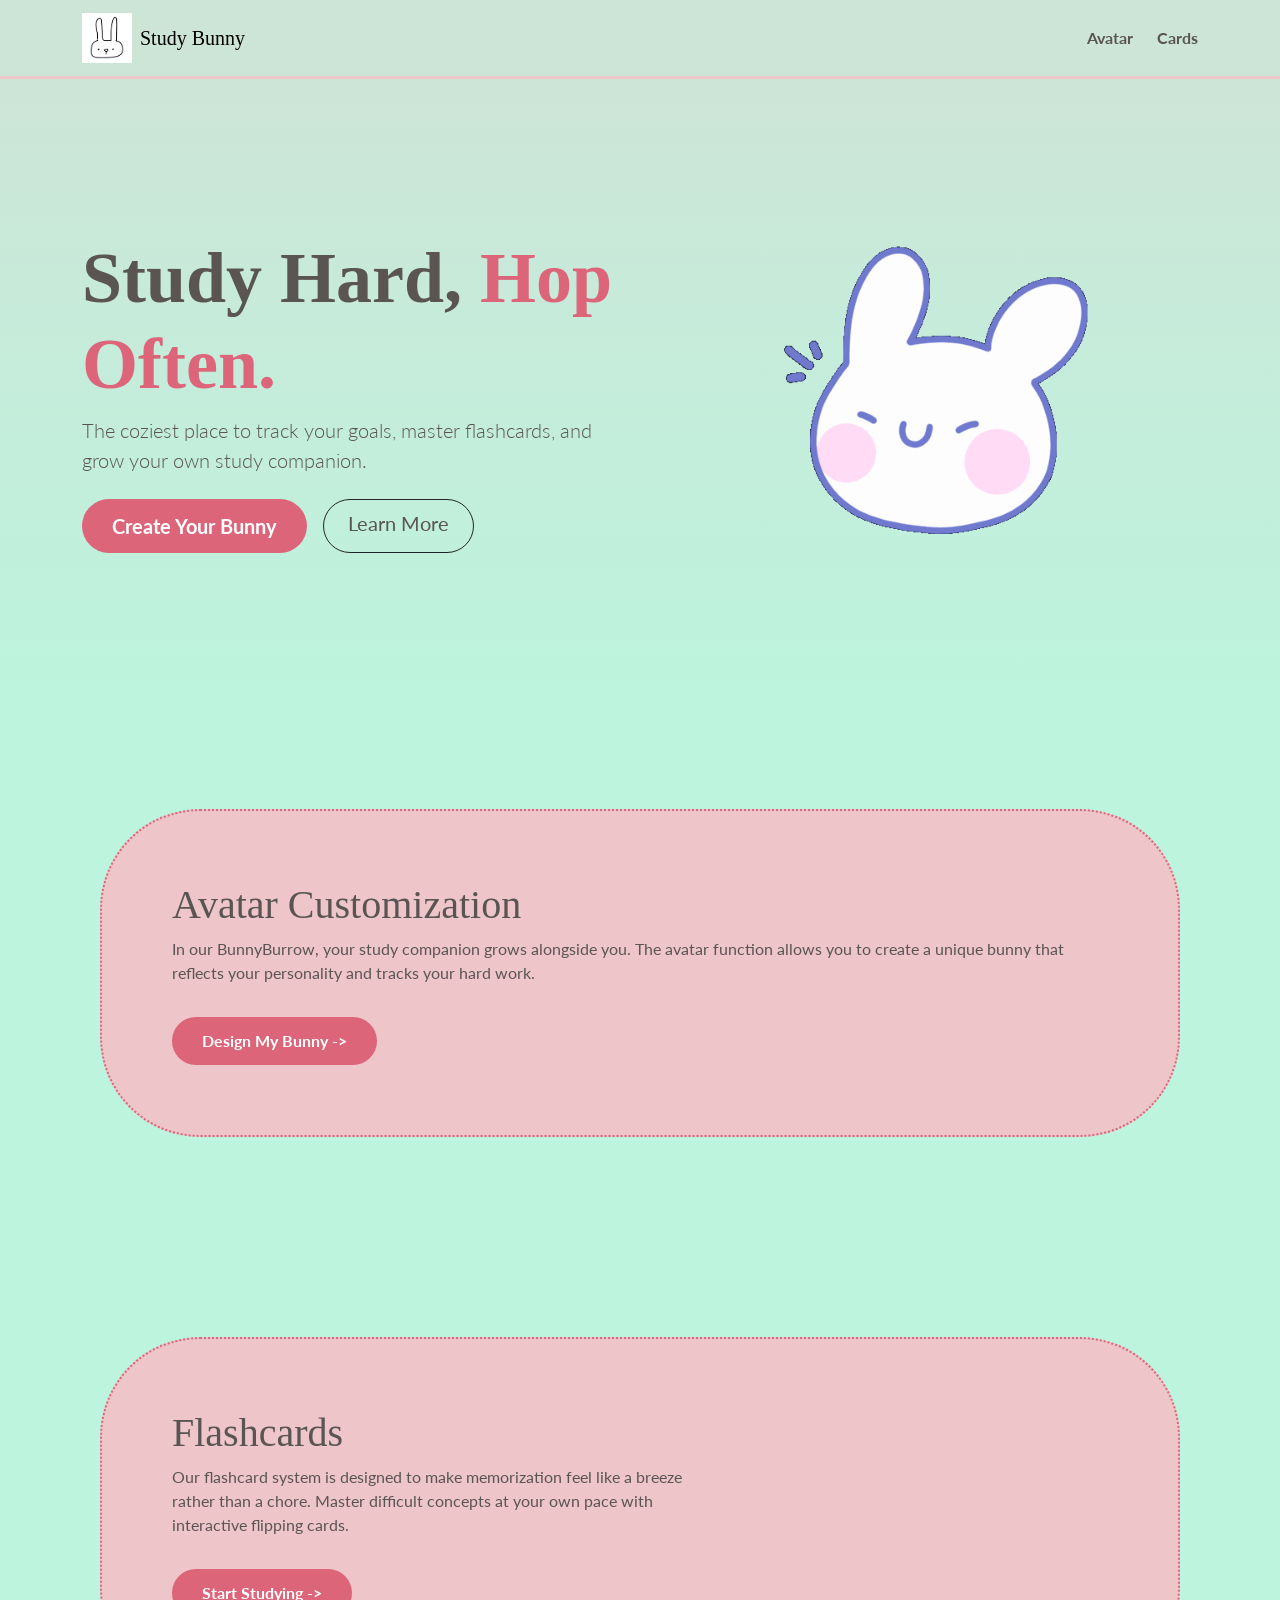
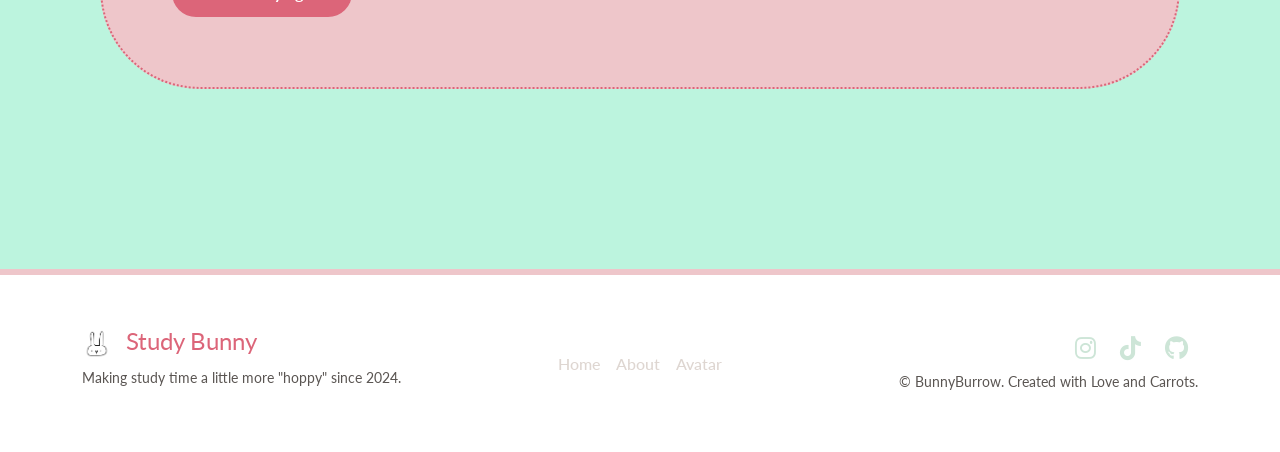
<file: index.html>
<!doctype html>
<html lang="en">
  <head>
    <meta charset="UTF-8" />
    <meta name="viewport" content="width=device-width, initial-scale=1.0" />
    <title>Bunny Study</title>
    <link
      href="https://cdn.jsdelivr.net/npm/bootstrap@5.3.0/dist/css/bootstrap.min.css"
      rel="stylesheet"
    />
    <link
      rel="stylesheet"
      href="https://cdnjs.cloudflare.com/ajax/libs/font-awesome/6.6.0/css/all.min.css"
    />
    <link rel="stylesheet" href="style.css" />
    <link rel="preconnect" href="https://fonts.googleapis.com" />
    <link rel="preconnect" href="https://fonts.gstatic.com" crossorigin />
    <link
      href="https://fonts.googleapis.com/css2?family=Chewy&family=Lato:ital,wght@0,100;0,300;0,400;0,700;0,900;1,100;1,300;1,400;1,700;1,900&display=swap"
      rel="stylesheet"
    />
    <link rel="shortcut icon" href="images/icon.png" type="image/x-icon" />
  </head>
  <body>
    <nav class="navbar custom-nav sticky-top">
      <div class="container">
        <a class="navbar-brand d-flex align-items-center" href="index.html">
          <img
            src="images/icon.png"
            alt="Logo"
            width="50"
            height="auto"
            class="d-inline-block align-text-top me-2"
          />
          <span class="brand-font">Study Bunny</span>
        </a>

        <div class="d-flex align-items-center gap-2 gap-md-4">
          <a
            href="avatar.html"
            class="nav-link fw-bold protected-link"
            data-target="avatar.html"
            >Avatar</a
          >
          <a
            href="flashcards.html"
            class="nav-link fw-bold protected-link"
            data-target="flashcards.html"
            >Cards</a
          >
        </div>
      </div>
    </nav>

    <header class="hero-section d-flex align-items-center">
      <div class="container">
        <div class="row align-items-center">
          <div class="col-lg-6 text-center text-lg-start">
            <h1 class="display-2 fw-bold">
              Study Hard, <span class="text-pink">Hop Often.</span>
            </h1>
            <p class="lead mb-4">
              The coziest place to track your goals, master flashcards, and grow
              your own study companion.
            </p>
            <div
              class="d-grid gap-3 d-sm-flex justify-content-sm-center justify-content-lg-start"
            >
              <a
                href="avatar.html"
                class="btn btn-bunny btn-lg protected-link"
                data-target="avatar.html"
                >Create Your Bunny</a
              >
              <a
                href="#about2"
                class="btn btn-outline-dark btn-lg px-4 rounded-pill"
                >Learn More</a
              >
            </div>
          </div>
          <div class="col-lg-6 text-center mt-5 mt-lg-0">
            <img
              src="images/gif1.gif"
              alt="Cute Bunny Studying"
              class="img-fluid rounded-5"
              style="max-height: 400px"
            />
          </div>
        </div>
      </div>
    </header>

    <section id="about2">
      <div class="container-inner">
        <h1>Avatar Customization</h1>
        <p>
          In our BunnyBurrow, your study companion grows alongside you. The
          avatar function allows you to create a unique bunny that reflects your
          personality and tracks your hard work.
        </p>
        <a
          href="avatar.html"
          class="btn btn-bunny mt-3 protected-link"
          data-target="avatar.html"
          >Design My Bunny -></a
        >
      </div>
    </section>

    <section id="about3">
      <div class="container-inner">
        <div class="row align-items-center">
          <div class="col-md-7">
            <h1>Flashcards</h1>
            <p>
              Our flashcard system is designed to make memorization feel like a
              breeze rather than a chore. Master difficult concepts at your own
              pace with interactive flipping cards.
            </p>
            <a
              href="flashcards.html"
              class="btn btn-bunny mt-3 protected-link"
              data-target="flashcards.html"
              >Start Studying -></a
            >
          </div>
          <div class="col-md-5 text-center"></div>
        </div>
      </div>
    </section>

    <button
      type="button"
      class="btn btn-bunny btn-lg rounded-circle shadow"
      id="btn-back-to-top"
    >
      <i class="fas fa-arrow-up"></i>
    </button>
    <footer class="custom-footer">
      <div class="container">
        <div class="row align-items-center">
          <div class="col-md-4 text-center text-md-start mb-4 mb-md-0">
            <a href="index.html" class="footer-logo">
              <img src="images/icon.png" alt="Logo" width="30" class="me-2" />
              Study Bunny
            </a>
            <p class="small mt-2">
              Making study time a little more "hoppy" since 2024.
            </p>
          </div>

          <div class="col-md-4 text-center mb-4 mb-md-0">
            <div class="d-flex justify-content-center gap-3">
              <a href="index.html" class="footer-link">Home</a>
              <a href="about.html" class="footer-link">About</a>
              <a href="avatar.html" class="footer-link">Avatar</a>
            </div>
          </div>

          <div class="col-md-4 text-center text-md-end">
            <div class="social-icons mb-2">
              <a href="#"><i class="fab fa-instagram"></i></a>
              <a href="#"><i class="fab fa-tiktok"></i></a>
              <a href="#"><i class="fab fa-github"></i></a>
            </div>
            <p class="small mb-0">
              &copy; <span id="year"></span> BunnyBurrow. Created with Love and
              Carrots.
            </p>
          </div>
        </div>
      </div>
    </footer>
    <script src="script.js"></script>
  </body>
</html>
</file>
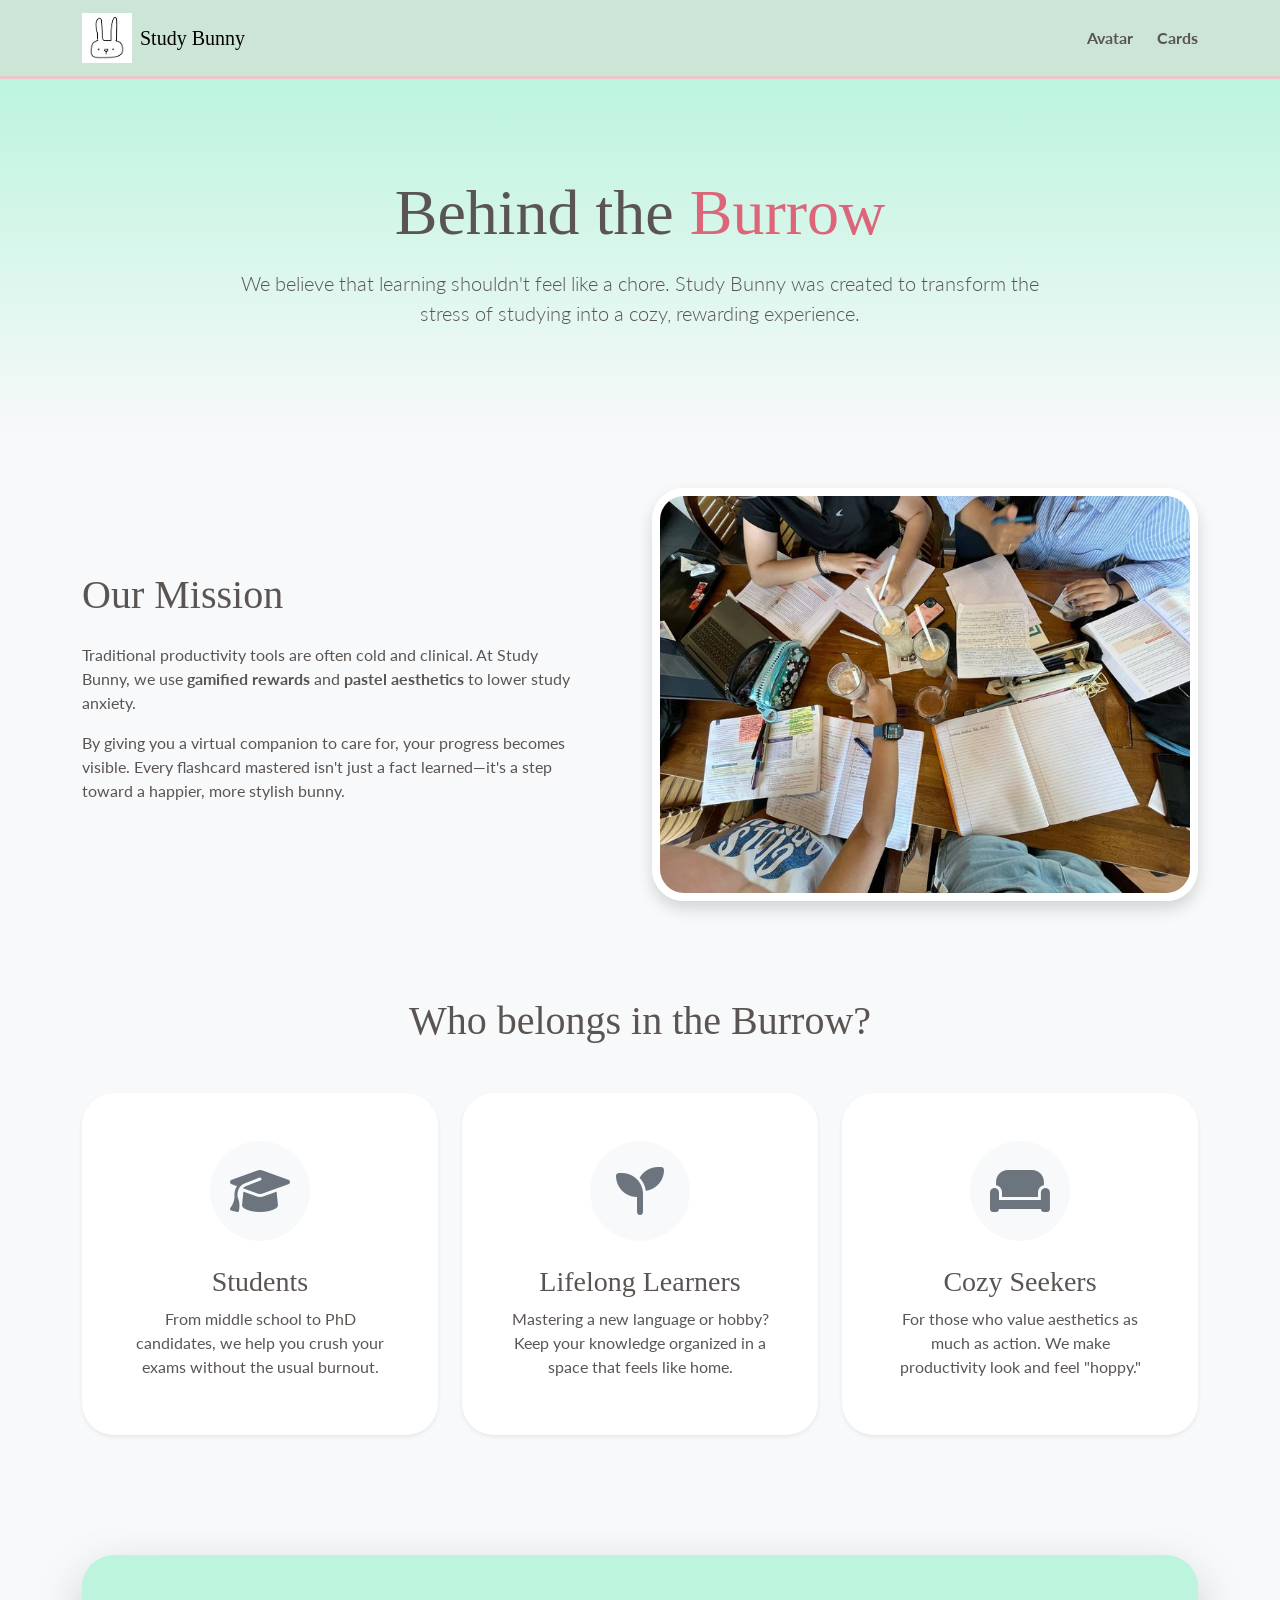
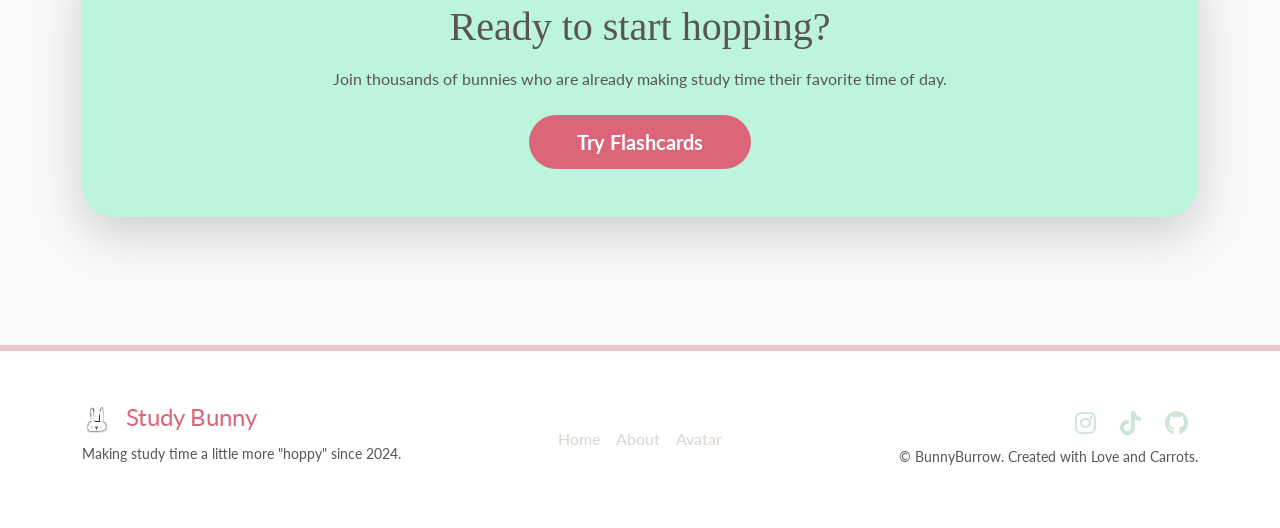
<file: about.html>
<!doctype html>
<html lang="en">
  <head>
    <meta charset="UTF-8" />
    <meta name="viewport" content="width=device-width, initial-scale=1.0" />
    <title>About Us</title>
    <link rel="shortcut icon" href="images/icon.png" type="image/x-icon" />
    <link
      href="https://cdn.jsdelivr.net/npm/bootstrap@5.3.0/dist/css/bootstrap.min.css"
      rel="stylesheet"
    />
    <link
      rel="stylesheet"
      href="https://cdnjs.cloudflare.com/ajax/libs/font-awesome/6.6.0/css/all.min.css"
    />
    <link
      href="https://fonts.googleapis.com/css2?family=Chewy&family=Lato:wght@400;700&display=swap"
      rel="stylesheet"
    />
    <link rel="stylesheet" href="style.css" />
  </head>
  <body class="bg-light">
    <nav class="navbar custom-nav sticky-top">
      <div class="container">
        <a class="navbar-brand d-flex align-items-center" href="index.html">
          <img
            src="images/icon.png"
            alt="Logo"
            width="50"
            height="auto"
            class="d-inline-block align-text-top me-2"
          />
          <span class="brand-font">Study Bunny</span>
        </a>

        <div class="d-flex align-items-center gap-2 gap-md-4">
          <a
            href="avatar.html"
            class="nav-link fw-bold protected-link"
            data-target="avatar.html"
            >Avatar</a
          >
          <a
            href="flashcards.html"
            class="nav-link fw-bold protected-link"
            data-target="flashcards.html"
            >Cards</a
          >
        </div>
      </div>
    </nav>
    <header class="about-hero py-5 text-center">
      <div class="container py-5">
        <h1 class="display-3 brand-font mb-3">
          Behind the <span class="text-pink">Burrow</span>
        </h1>
        <p class="lead mx-auto" style="max-width: 800px">
          We believe that learning shouldn't feel like a chore. Study Bunny was
          created to transform the stress of studying into a cozy, rewarding
          experience.
        </p>
      </div>
    </header>

    <main class="container py-5">
      <div class="row align-items-center mb-5 pb-5">
        <div class="col-lg-6 mb-4 mb-lg-0">
          <div class="pe-lg-5">
            <h2 class="brand-font h1 mb-4">Our Mission</h2>
            <p>
              Traditional productivity tools are often cold and clinical. At
              Study Bunny, we use <strong>gamified rewards</strong> and
              <strong>pastel aesthetics</strong> to lower study anxiety.
            </p>
            <p>
              By giving you a virtual companion to care for, your progress
              becomes visible. Every flashcard mastered isn't just a fact
              learned—it's a step toward a happier, more stylish bunny.
            </p>
          </div>
        </div>
        <div class="col-lg-6">
          <img
            src="images/study group.jpg"
            alt="Study Bunny Mission"
            class="img-fluid rounded-5 shadow border-white"
            style="border: 8px solid white"
          />
        </div>
      </div>

      <div class="row text-center mt-5">
        <h2 class="brand-font h1 mb-5">Who belongs in the Burrow?</h2>

        <div class="col-md-4 mb-4">
          <div
            class="about-card p-5 rounded-5 shadow-sm h-100 bg-white border-0"
          >
            <div class="icon-circle mb-4">
              <i class="fas fa-graduation-cap fa-3x text-secondary"></i>
            </div>
            <h3 class="brand-font">Students</h3>
            <p class="mb-0">
              From middle school to PhD candidates, we help you crush your exams
              without the usual burnout.
            </p>
          </div>
        </div>

        <div class="col-md-4 mb-4">
          <div
            class="about-card p-5 rounded-5 shadow-sm h-100 bg-white border-0"
          >
            <div class="icon-circle mb-4">
              <i class="fas fa-seedling fa-3x text-secondary"></i>
            </div>
            <h3 class="brand-font">Lifelong Learners</h3>
            <p class="mb-0">
              Mastering a new language or hobby? Keep your knowledge organized
              in a space that feels like home.
            </p>
          </div>
        </div>

        <div class="col-md-4 mb-4">
          <div
            class="about-card p-5 rounded-5 shadow-sm h-100 bg-white border-0"
          >
            <div class="icon-circle mb-4">
              <i class="fas fa-couch fa-3x text-secondary"></i>
            </div>
            <h3 class="brand-font">Cozy Seekers</h3>
            <p class="mb-0">
              For those who value aesthetics as much as action. We make
              productivity look and feel "hoppy."
            </p>
          </div>
        </div>
      </div>
    </main>

    <section class="container text-center py-5">
      <div
        class="p-5 rounded-5 shadow-lg"
        style="background-color: var(--mint)"
      >
        <h2 class="brand-font h1 mb-3">Ready to start hopping?</h2>
        <p class="mb-4">
          Join thousands of bunnies who are already making study time their
          favorite time of day.
        </p>
        <a href="flashcards.html" class="btn btn-bunny btn-lg px-5 rounded-pill"
          >Try Flashcards</a
        >
      </div>
    </section>
    <footer class="custom-footer">
      <div class="container">
        <div class="row align-items-center">
          <div class="col-md-4 text-center text-md-start mb-4 mb-md-0">
            <a href="index.html" class="footer-logo">
              <img src="images/icon.png" alt="Logo" width="30" class="me-2" />
              Study Bunny
            </a>
            <p class="small mt-2">
              Making study time a little more "hoppy" since 2024.
            </p>
          </div>

          <div class="col-md-4 text-center mb-4 mb-md-0">
            <div class="d-flex justify-content-center gap-3">
              <a href="index.html" class="footer-link">Home</a>
              <a href="about.html" class="footer-link">About</a>
              <a href="avatar.html" class="footer-link">Avatar</a>
            </div>
          </div>

          <div class="col-md-4 text-center text-md-end">
            <div class="social-icons mb-2">
              <a href="#"><i class="fab fa-instagram"></i></a>
              <a href="#"><i class="fab fa-tiktok"></i></a>
              <a href="#"><i class="fab fa-github"></i></a>
            </div>
            <p class="small mb-0">
              &copy; <span id="year"></span> BunnyBurrow. Created with Love and
              Carrots.
            </p>
          </div>
        </div>
      </div>
    </footer>
  </body>
</html>
</file>
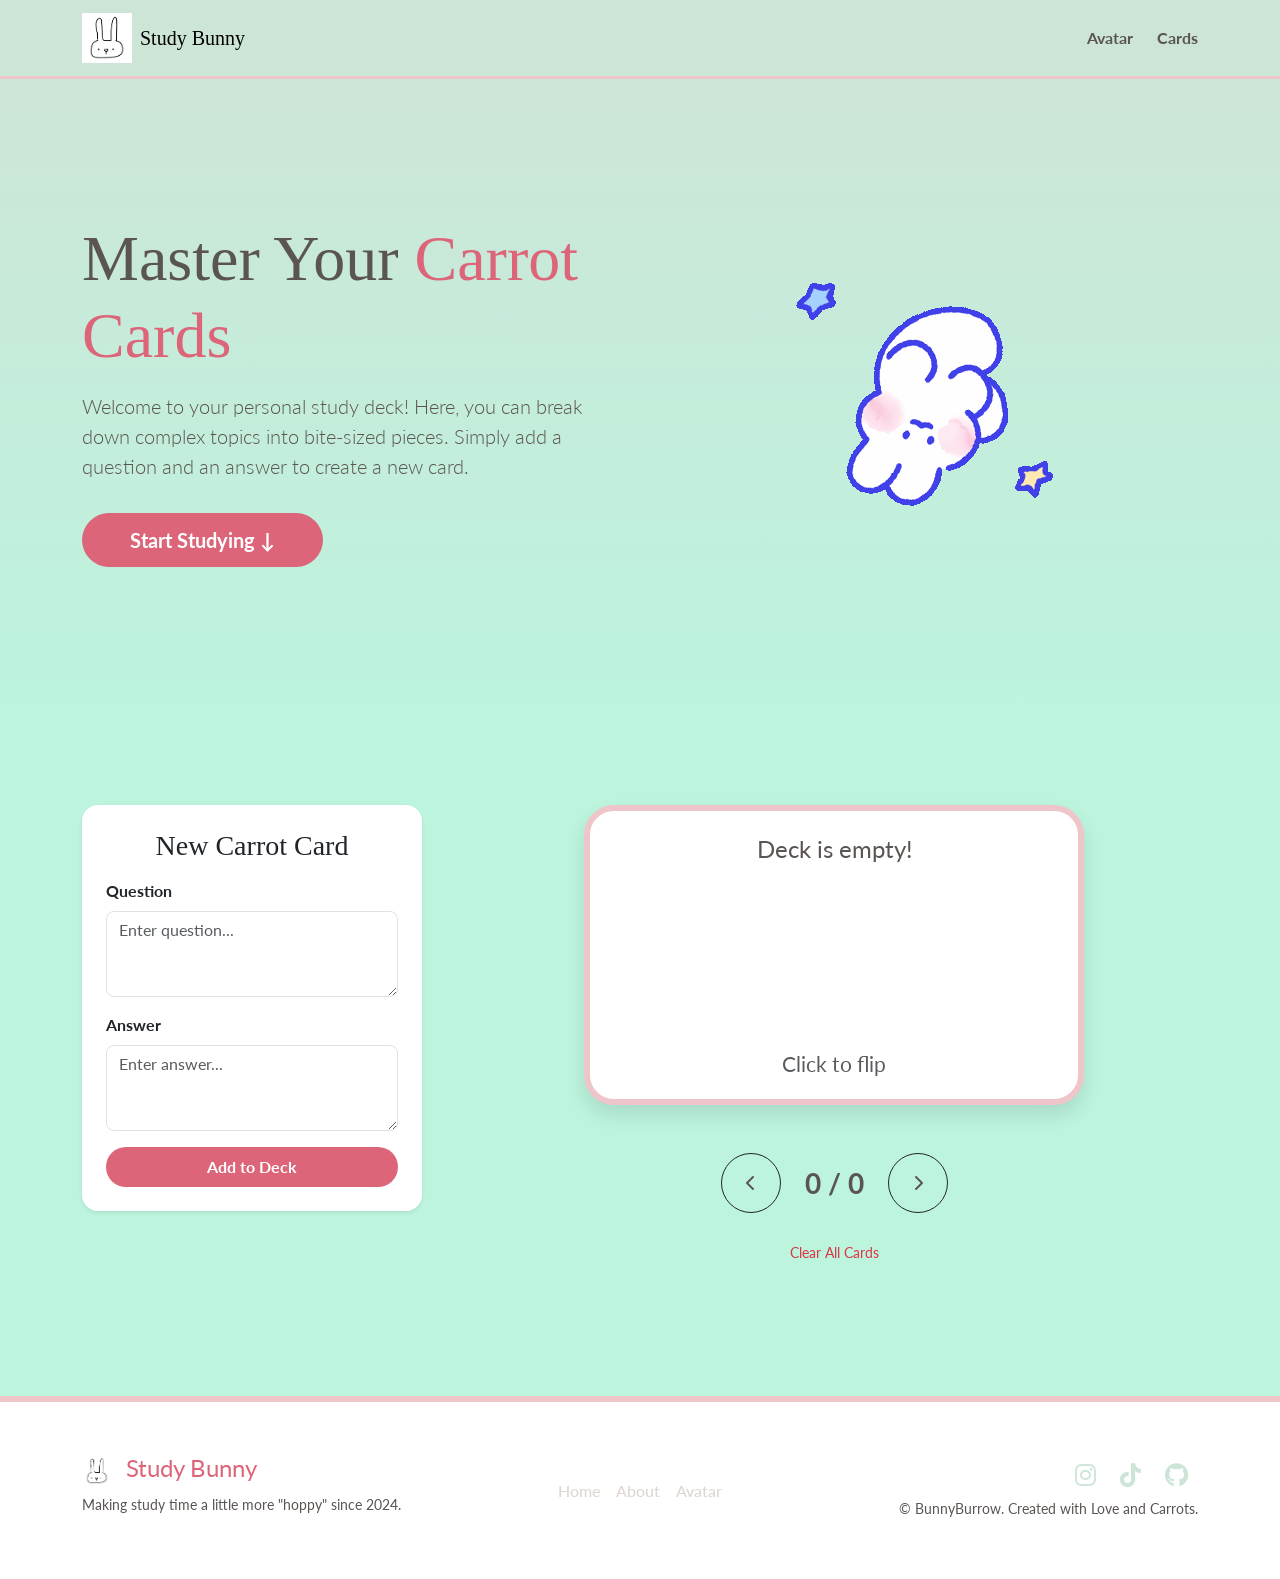
<file: flashcards.html>
<!doctype html>
<html lang="en">
  <head>
    <meta charset="UTF-8" />
    <meta name="viewport" content="width=device-width, initial-scale=1.0" />
    <title>Flashcards</title>
    <link
      href="https://cdn.jsdelivr.net/npm/bootstrap@5.3.0/dist/css/bootstrap.min.css"
      rel="stylesheet"
    />
    <link
      rel="stylesheet"
      href="https://cdnjs.cloudflare.com/ajax/libs/font-awesome/6.6.0/css/all.min.css"
    />
    <link
      href="https://fonts.googleapis.com/css2?family=Chewy&family=Lato:wght@400;700&display=swap"
      rel="stylesheet"
    />
    <link rel="shortcut icon" href="images/icon.png" type="image/x-icon" />
    <link rel="stylesheet" href="style.css" />
  </head>
  <body class="flashcard-body">
    <nav class="navbar custom-nav sticky-top">
      <div class="container">
        <a class="navbar-brand d-flex align-items-center" href="index.html">
          <img
            src="images/icon.png"
            alt="Logo"
            width="50"
            height="auto"
            class="d-inline-block align-text-top me-2"
          />
          <span class="brand-font">Study Bunny</span>
        </a>

        <div class="d-flex align-items-center gap-2 gap-md-4">
          <a
            href="avatar.html"
            class="nav-link fw-bold protected-link"
            data-target="avatar.html"
            >Avatar</a
          >
          <a
            href="flashcards.html"
            class="nav-link fw-bold protected-link"
            data-target="flashcards.html"
            >Cards</a
          >
        </div>
      </div>
    </nav>

    <header class="hero-section d-flex align-items-center py-5">
      <div class="container-lg">
        <div class="row align-items-center">
          <div class="col-lg-6 text-center text-lg-start pe-lg-5">
            <h1 class="display-3 brand-font">
              Master Your <span class="text-pink">Carrot Cards</span>
            </h1>
            <p class="lead mt-3">
              Welcome to your personal study deck! Here, you can break down
              complex topics into bite-sized pieces. Simply add a question and
              an answer to create a new card.
            </p>
            <a
              href="#study-zone"
              class="btn btn-bunny btn-lg mt-3 rounded-pill px-5"
              >Start Studying ↓</a
            >
          </div>
          <div class="col-lg-6 text-center mt-5 mt-lg-0">
            <img
              src="images/gif2.gif"
              alt="Bunny Studying GIF"
              class="img-fluid rounded-5"
              style="max-height: 350px"
            />
          </div>
        </div>
      </div>
    </header>

    <div class="container-lg mt-5 py-5" id="study-zone">
      <div class="row gx-5">
        <div class="col-md-5 col-lg-4 mb-4">
          <div
            class="card p-4 shadow-sm border-0 rounded-4 sticky-md-top"
            style="top: 100px"
          >
            <h3 class="brand-font text-center mb-3">New Carrot Card</h3>
            <div class="mb-3">
              <label class="form-label fw-bold">Question</label>
              <textarea
                id="question"
                class="form-control rounded-3"
                rows="3"
                placeholder="Enter question..."
              ></textarea>
            </div>
            <div class="mb-3">
              <label class="form-label fw-bold">Answer</label>
              <textarea
                id="answer"
                class="form-control rounded-3"
                rows="3"
                placeholder="Enter answer..."
              ></textarea>
            </div>
            <button id="add-card-btn" class="btn btn-bunny w-100 py-2 fw-bold">
              Add to Deck
            </button>
          </div>
        </div>

        <div class="col-md-7 col-lg-8">
          <div
            id="card-container"
            class="d-flex flex-column align-items-center"
          >
            <div class="flashcard" id="flashcard">
              <div class="flashcard-inner">
                <div class="flashcard-front">
                  <p id="display-q">Your deck is empty! Add a card to start.</p>
                  <small class="text-muted mt-auto">Click to flip</small>
                </div>
                <div class="flashcard-back">
                  <p id="display-a">Click "Add to Deck" on the left!</p>
                  <small class="text-white mt-auto">Click to flip back</small>
                </div>
              </div>
            </div>

            <div class="mt-5 d-flex gap-4">
              <button
                class="btn btn-outline-dark rounded-circle p-3"
                id="prev-btn"
                style="width: 60px; height: 60px"
              >
                <i class="fas fa-chevron-left"></i>
              </button>
              <span id="card-count" class="align-self-center fw-bold fs-3"
                >0 / 0</span
              >
              <button
                class="btn btn-outline-dark rounded-circle p-3"
                id="next-btn"
                style="width: 60px; height: 60px"
              >
                <i class="fas fa-chevron-right"></i>
              </button>
            </div>
            <button
              class="btn btn-sm btn-link text-danger mt-4 text-decoration-none"
              id="clear-btn"
            >
              Clear All Cards
            </button>
          </div>
        </div>
      </div>
    </div>
    <footer class="custom-footer">
      <div class="container">
        <div class="row align-items-center">
          <div class="col-md-4 text-center text-md-start mb-4 mb-md-0">
            <a href="index.html" class="footer-logo">
              <img src="images/icon.png" alt="Logo" width="30" class="me-2" />
              Study Bunny
            </a>
            <p class="small mt-2">
              Making study time a little more "hoppy" since 2024.
            </p>
          </div>

          <div class="col-md-4 text-center mb-4 mb-md-0">
            <div class="d-flex justify-content-center gap-3">
              <a href="index.html" class="footer-link">Home</a>
              <a href="about.html" class="footer-link">About</a>
              <a href="avatar.html" class="footer-link">Avatar</a>
            </div>
          </div>

          <div class="col-md-4 text-center text-md-end">
            <div class="social-icons mb-2">
              <a href="#"><i class="fab fa-instagram"></i></a>
              <a href="#"><i class="fab fa-tiktok"></i></a>
              <a href="#"><i class="fab fa-github"></i></a>
            </div>
            <p class="small mb-0">
              &copy; <span id="year"></span> BunnyBurrow. Created with Love and
              Carrots.
            </p>
          </div>
        </div>
      </div>
    </footer>
    <script src="script.js"></script>
  </body>
</html>
</file>
<file: style.css>
:root {
  --mint: #bcf4de;
  --sage: #cde5d7;
  --taupe: #ded6d1;
  --rose: #eec6ca;
  --pink: #dc6579;
  --dark-text: #5a5552;
}

body,
button,
input,
select,
textarea,
.nav-link,
.btn,
.form-control {
  font-family: "Lato", sans-serif !important;
  color: var(--dark-text);
}

/* Keep the bubbly font only for headings/branding */
.brand-font,
h1,
h2,
h3,
.navbar-brand {
  font-family: "Chewy", cursive !important;
}

/* General Layout Fix for Footer */
body {
  display: flex;
  flex-direction: column;
  min-height: 100vh;
}

footer {
  margin-top: auto;
}
.brand-font {
  font-family: "Chewy", system-ui;
}
.container h1 {
  font-family: "Chewy", system-ui;
}
.container p,
.container a {
  font-family: "Lato", sans-serif;
}
body {
  background-color: var(--mint);
  color: var(--dark-text);
}

.text-pink {
  color: var(--pink);
}

.custom-nav {
  background-color: var(--sage) !important;
  border-bottom: 3px solid var(--rose);
}

.hero-section {
  min-height: 70vh;
  background: linear-gradient(180deg, var(--sage) 0%, var(--mint) 100%);
}

.btn-bunny {
  background-color: var(--pink);
  color: white;
  font-weight: bold;
  border-radius: 50px;
  padding: 12px 30px;
  border: none;
}

.btn-bunny:hover {
  background-color: var(--rose);
  transform: translateY(-2px);
}
#about1,
#about2,
#about3 {
  border-radius: 100px;
  border: 2px var(--pink) dotted;
  margin: 100px;
  padding: 70px;
  background-color: var(--rose);
  font-family: "Lato", sans-serif;
}
#about1 h1,
#about2 h1,
#about3 h1 {
  font-family: "Chewy", system-ui;
}
#btn-back-to-top {
  position: fixed;
  bottom: 20px;
  right: 20px;
  display: none;
  z-index: 1000;
  width: 50px;
  height: 50px;
  padding: 0;
  line-height: 50px;
  text-align: center;
}

#btn-back-to-top i {
  margin: 0;
}

.timer-body {
  background-color: var(--mint);
  height: 100vh;
}

.timer-container {
  background: white;
  padding: 3rem;
  border-radius: 40px;
  border: 8px solid var(--rose);
  max-width: 500px;
  margin: 0 auto;
}

.timer-display {
  font-size: 6rem;
  font-weight: bold;
  font-family: "Chewy", cursive;
  color: var(--dark-text);
  text-shadow: 2px 2px var(--rose);
}

.progress {
  background-color: var(--taupe);
  border: 2px solid var(--rose);
}

.flashcard-body {
  background-color: var(--mint);
  min-height: 100vh;
}

/* 3D Flip Animation Logic */
.flashcard {
  width: 100%;
  max-width: 500px;
  height: 300px;
  perspective: 1000px;
  cursor: pointer;
}

.flashcard-inner {
  position: relative;
  width: 100%;
  height: 100%;
  text-align: center;
  transition: transform 0.6s;
  transform-style: preserve-3d;
}

.flashcard.flipped .flashcard-inner {
  transform: rotateY(180deg);
}

.flashcard-front,
.flashcard-back {
  position: absolute;
  width: 100%;
  height: 100%;
  backface-visibility: hidden;
  display: flex;
  flex-direction: column;
  justify-content: center;
  align-items: center;
  padding: 20px;
  border-radius: 30px;
  font-size: 1.5rem;
  box-shadow: 0 10px 20px rgba(0, 0, 0, 0.1);
}

.flashcard-front {
  background-color: white;
  border: 6px solid var(--rose);
  color: var(--dark-text);
}

.flashcard-back {
  background-color: var(--pink);
  color: white;
  transform: rotateY(180deg);
  border: 6px solid white;
}

#header {
  margin: 100px;
}
/* Footer Styles */
.custom-footer {
  background-color: white;
  border-top: 6px solid var(--rose);
  padding: 3rem 0;
  margin-top: 5rem;
  color: var(--dark-text);
}

.footer-logo {
  font-family: "Chewy", cursive;
  font-size: 1.5rem;
  color: var(--pink);
  text-decoration: none;
}

.footer-link {
  color: var(--taupe);
  text-decoration: none;
  transition: color 0.3s;
  font-weight: 500;
}

.footer-link:hover {
  color: var(--pink);
}

.social-icons i {
  font-size: 1.5rem;
  margin: 0 10px;
  color: var(--sage);
  transition: transform 0.3s;
}

.social-icons i:hover {
  transform: scale(1.2);
  color: var(--pink);
}
body {
  display: flex;
  flex-direction: column;
  min-height: 100vh;
}

footer {
  margin-top: auto;
  /* puts the footer to the bottom */
}
/* About Page Specific Styles */
.about-hero {
  background: linear-gradient(180deg, var(--mint) 0%, #f8f9fa 100%);
}

.about-card {
  transition: all 0.4s cubic-bezier(0.175, 0.885, 0.32, 1.275); /* Smooth "Bouncy" effect */
  border-bottom: 8px solid transparent !important;
}

/* This is the part that makes all cards behave like the student card */
.about-card:hover {
  transform: translateY(-15px); /* Pops up */
  border-bottom: 8px solid var(--pink) !important; /* Highlights with Pink */
  box-shadow: 0 20px 40px rgba(255, 143, 163, 0.15) !important; /* Soft Pink Glow */
}

/* Icon change on hover */
.about-card:hover i {
  color: var(--pink) !important;
  transform: scale(1.1);
}

.icon-circle {
  width: 100px;
  height: 100px;
  background-color: #f8f9fa;
  display: flex;
  align-items: center;
  justify-content: center;
  margin: 0 auto;
  border-radius: 50%;
  transition: background-color 0.3s;
}

.about-card:hover .icon-circle {
  background-color: #fff0f2; /* Light pink background for icon */
}
.bg-mint {
  background-color: var(--mint);
  min-height: 100vh;
}
.bg-mint {
  background-color: var(--mint);
}

.avatar-window {
  width: 350px;
  height: 350px;
  background: white;
  border: 10px solid white;
  border-radius: 50%;
  position: relative;
  overflow: hidden;
  display: flex;
  justify-content: center;
  align-items: center;
}

.bunny-layer {
  position: absolute;
  top: 0;
  left: 0;
  width: 100%;
  height: 100%;
  object-fit: contain;
  transition: opacity 0.3s ease;
}

/* Closet Grid */
.closet-grid {
  display: grid;
  grid-template-columns: repeat(3, 1fr);
  gap: 15px;
  max-height: 300px;
  overflow-y: auto;
}

.item-slot {
  aspect-ratio: 1/1;
  background: #f8f9fa;
  border-radius: 20px;
  border: 3px solid transparent;
  cursor: pointer;
  display: flex;
  justify-content: center;
  align-items: center;
  transition: 0.2s;
}

.item-slot:hover {
  border-color: var(--pink);
  background: #fff0f2;
}

.item-slot img {
  width: 80%;
}
</file>
